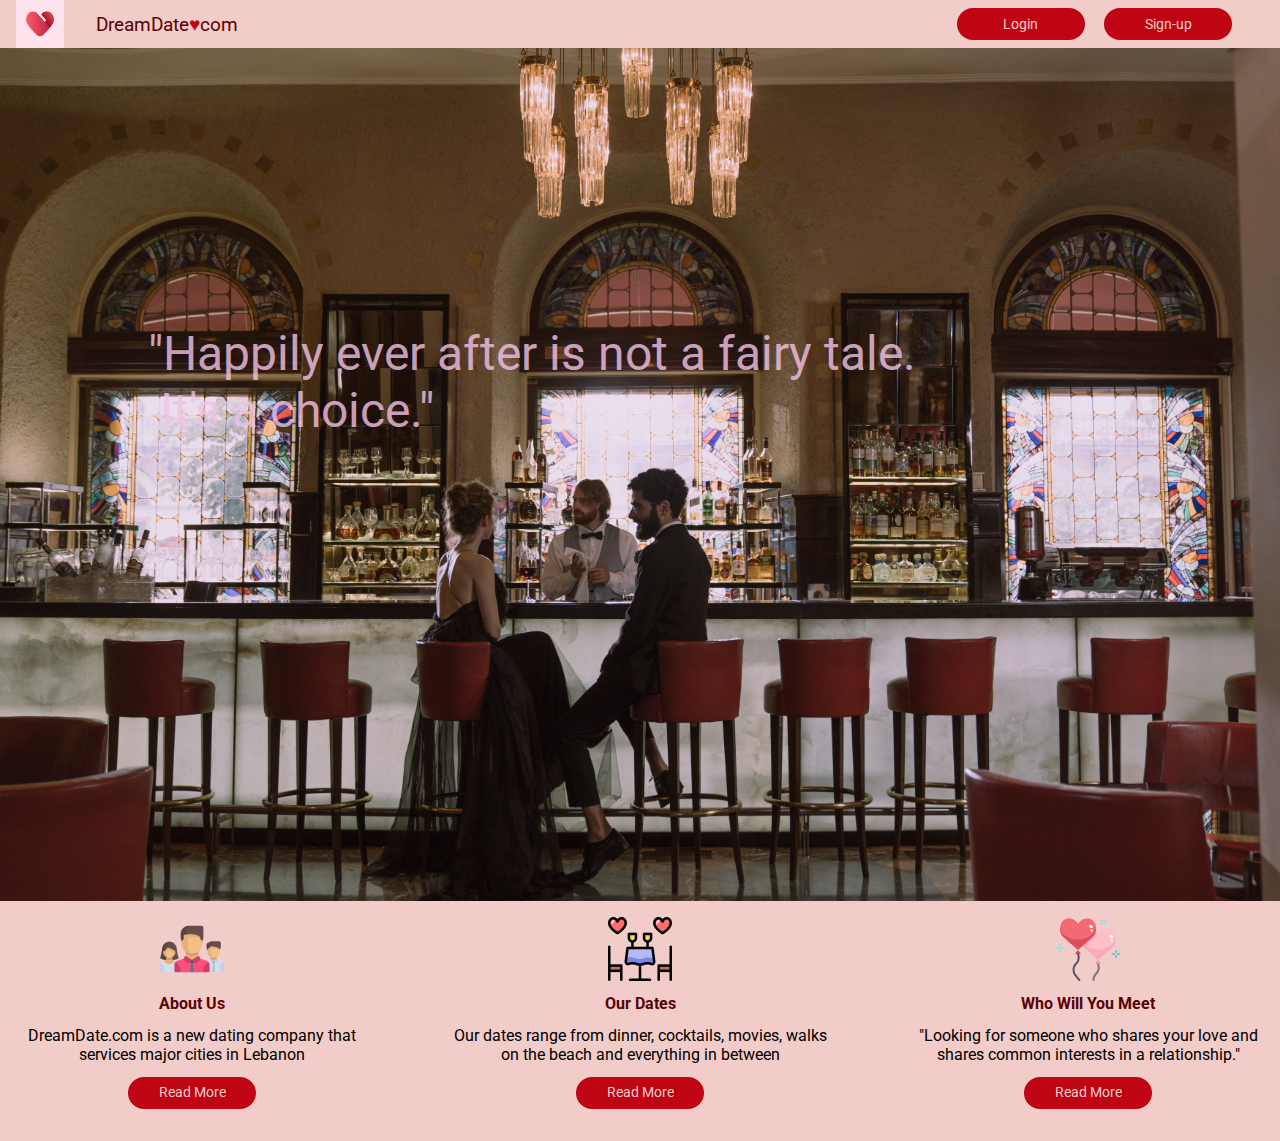
<file: front-end/index.html>
<!DOCTYPE html>
<html lang="en">

<head>
  <meta charset="UTF-8">
  <meta http-equiv="X-UA-Compatible" content="IE=edge">
  <meta name="viewport" content="width=device-width, initial-scale=1.0">
  <link rel="preconnect" href="https://fonts.googleapis.com">
  <link rel="preconnect" href="https://fonts.gstatic.com" crossorigin>
  <link href="https://fonts.googleapis.com/css2?family=Open+Sans:wght@400;600&family=Roboto&display=swap"
    rel="stylesheet">
  <link rel="stylesheet" href="./style/landing_page.css">
  <title>Home</title>
</head>

<body>
  <div class="navbar">
    <div class="website_name">
      <img id="logo" src="images/logo.svg">
      <p id="link">DreamDate<span>&hearts;</span>com</p>
    </div>
    <div class="logbuttons">
      <button id="login"><a id="login_link" href="./pages/login.html">Login</a></button>
      <button id="sign-up"><a id="signup_link" href="./pages/signup.html">Sign-up</a></button>
    </div>
  </div>
  <div id="container">
    <p class="quote">"Happily ever after is not a fairy tale.<br />&nbsp;It's a choice."</p>
    <img class="main_image" src="images/main2.jpg">
  </div>
  <div class="lower_content">
    <div class="lower">
      <img class="icons" src="images/team.png">
      <p class="title">About Us</p>
      <p class="description">DreamDate.com is a new dating company that services major cities in Lebanon</p>
      <button class="read_more">Read More</button>
    </div>
    <div class="lower">
      <img class="icons" src="images/dating.png">
      <p class="title">Our Dates</p>
      <p class="description">Our dates range from dinner, cocktails, movies, walks on the beach and everything in
        between</p>
      <button class="read_more">Read More</button>
    </div>
    <div class="lower">
      <img class="icons" src="images/balloon.png">
      <p class="title">Who Will You Meet</p>
      <p class="description">"Looking for someone who shares your love and shares common interests in a
        relationship."</p>
      <button class="read_more">Read More</button>
    </div>
  </div>
</body>

</html>
</file>
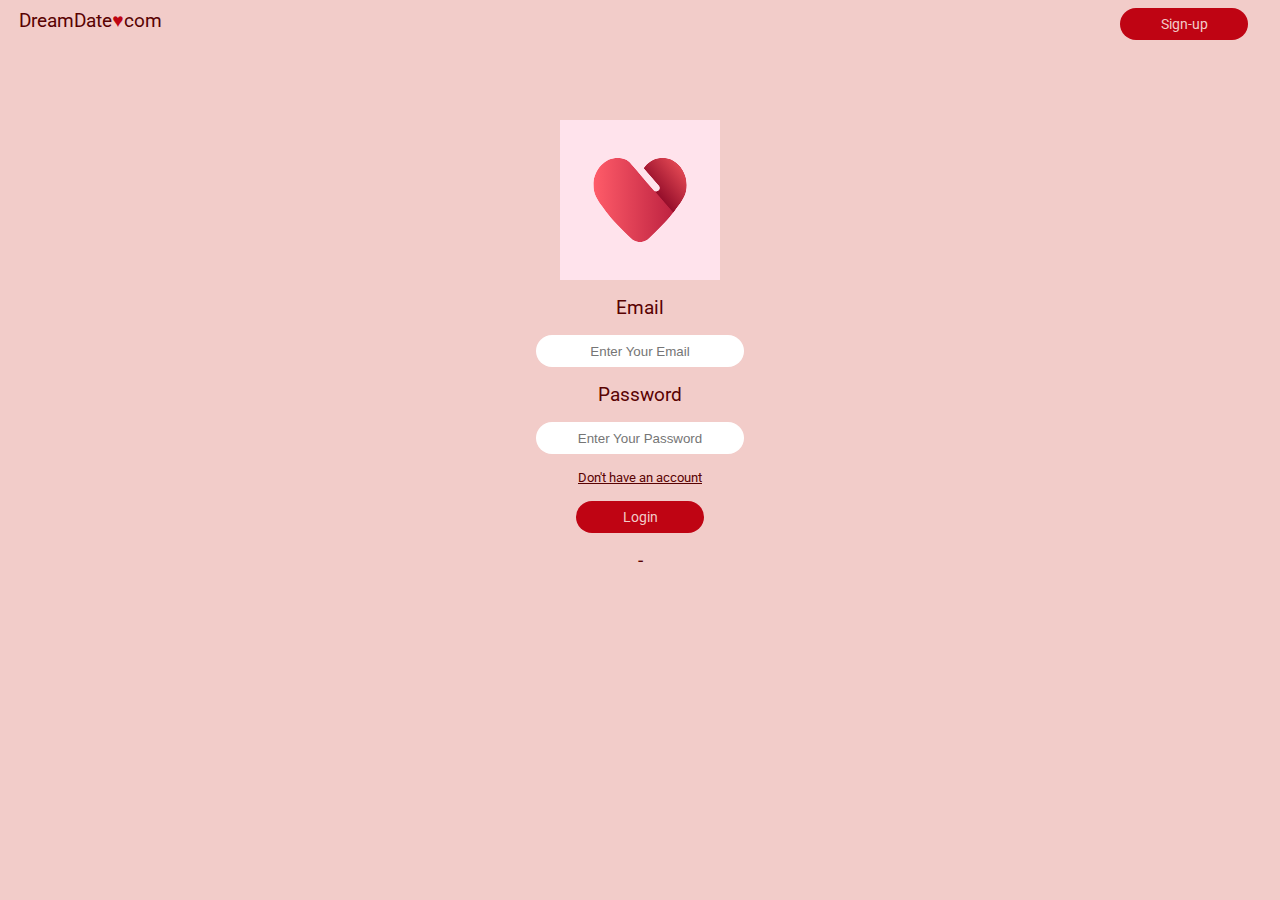
<file: front-end/pages/login.html>
<!DOCTYPE html>
<html lang="en">

<head>
  <meta charset="UTF-8">
  <meta http-equiv="X-UA-Compatible" content="IE=edge">
  <meta name="viewport" content="width=device-width, initial-scale=1.0">
  <link rel="preconnect" href="https://fonts.googleapis.com">
  <link rel="preconnect" href="https://fonts.gstatic.com" crossorigin>
  <link href="https://fonts.googleapis.com/css2?family=Open+Sans:wght@400;600&family=Roboto&display=swap"
    rel="stylesheet">
  <link rel="stylesheet" href="../style/login.css">
  <title>Login</title>
</head>

<body>
  <div class="navbar">
    <div class="website_name">
      <a id="link" href="/front-end/index.html">DreamDate<span>&hearts;</span>com</a>
    </div>
    <div class="logbuttons">
      <button id="sign_up"><a id="signup_link" href="signup.html">Sign-up</a></button>
    </div>
  </div>
  <div class="cred">
    <img id="logo" src="../images/logo.svg">
    <p id="email_title">Email</p>
    <input id="email" type="text" placeholder="Enter Your Email">
    <p id="pass_title">Password</p>
    <input id="password" type="password" placeholder="Enter Your Password">
    <a id="new_account" href="signup.html">Don't have an account</a>
    <button id="log" onclick="link_pages.loadFor('login')">Login</button>
    <p id="resp">-</p>
  </div>
  <script src="../javascript/axios.min.js"></script>
  <script src="../javascript/link.js"></script>

</body>

</html>
</file>
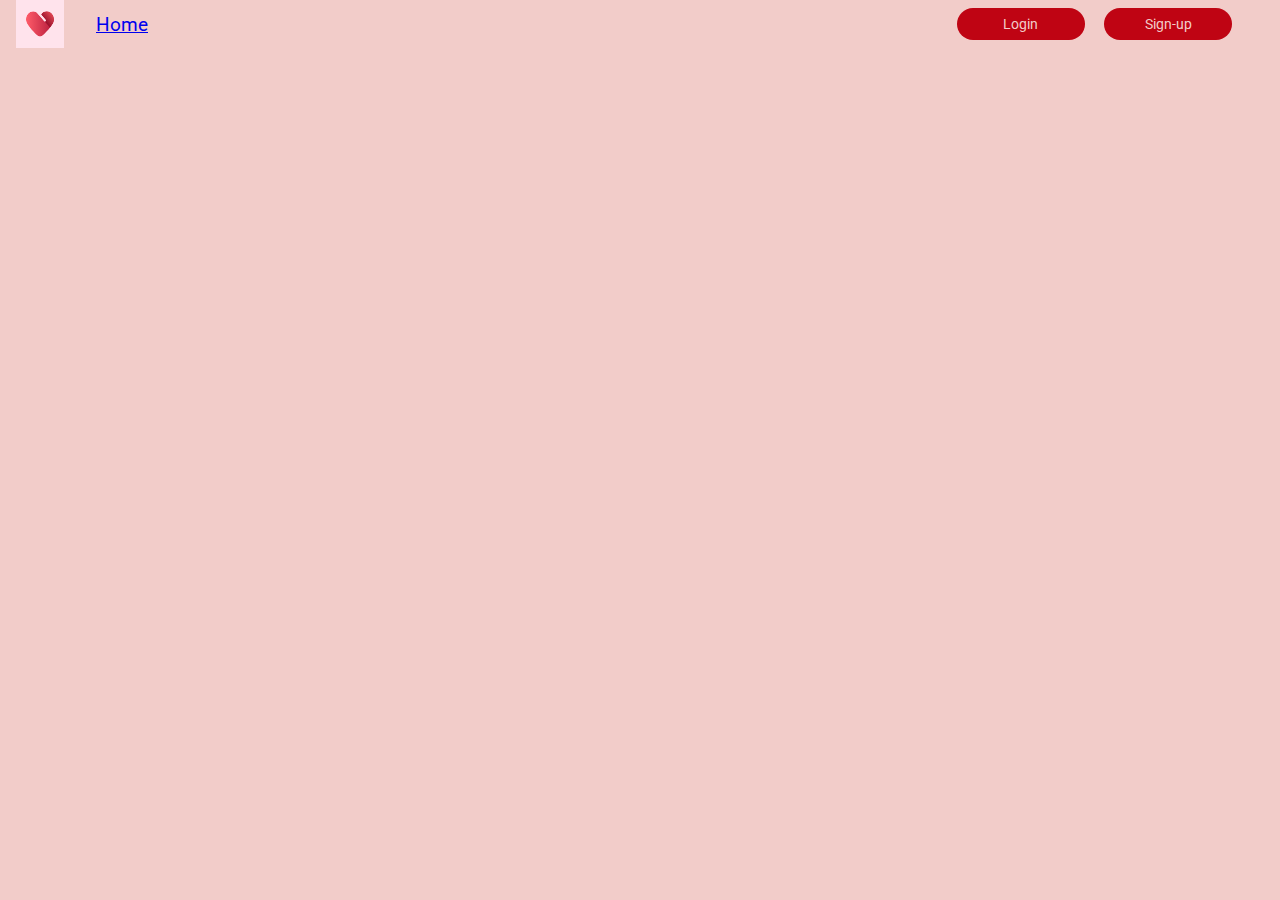
<file: front-end/pages/readmore.html>
<!DOCTYPE html>
<html lang="en">
<head>
  <meta charset="UTF-8">
  <meta http-equiv="X-UA-Compatible" content="IE=edge">
  <meta name="viewport" content="width=device-width, initial-scale=1.0">
  <link rel="preconnect" href="https://fonts.googleapis.com">
  <link rel="preconnect" href="https://fonts.gstatic.com" crossorigin>
  <link href="https://fonts.googleapis.com/css2?family=Open+Sans:wght@400;600&family=Roboto&display=swap"
    rel="stylesheet">
  <link rel="stylesheet" href="../style/landing_page.css">
  <title>Read More</title>
</head>
<body>
  <div class="navbar">
    <div class="website_name">
      <img id="logo" src="../images/logo.svg">
      <a id="link" href="/front-end/index.html">Home</a>
    </div>
    <div class="logbuttons">
      <button id="login" onclick="testing()">Login</button>
      <button id="sign-up">Sign-up</button>
    </div>
  </div>
  <script href="../javascript/link.js"></script>
  <script href="../javascript/axios.min.js"></script>
</body>
</html>
</file>
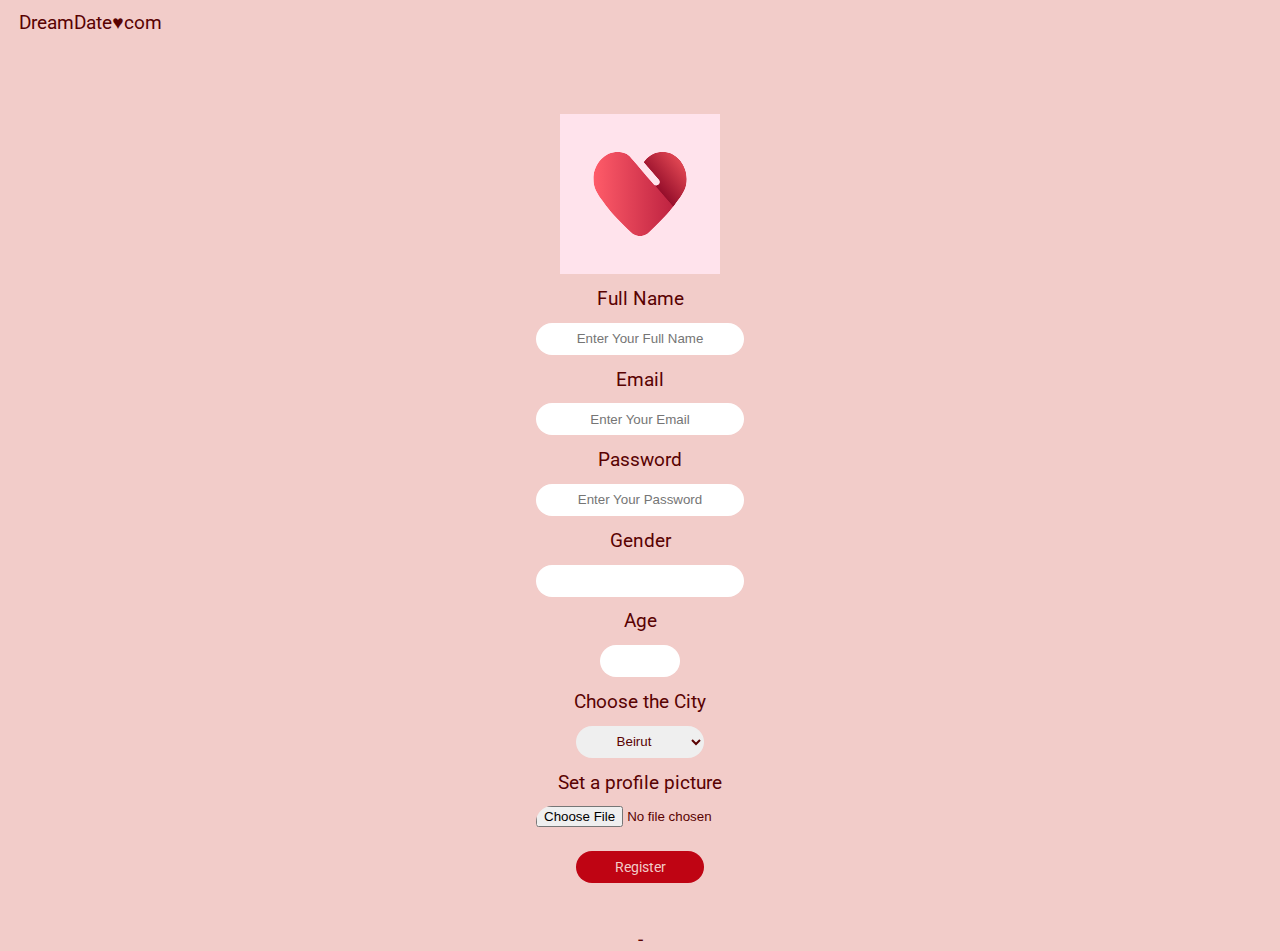
<file: front-end/pages/signup.html>
<!DOCTYPE html>
<html lang="en">

<head>
  <meta charset="UTF-8">
  <meta http-equiv="X-UA-Compatible" content="IE=edge">
  <meta name="viewport" content="width=device-width, initial-scale=1.0">
  <link rel="preconnect" href="https://fonts.googleapis.com">
  <link rel="preconnect" href="https://fonts.gstatic.com" crossorigin>
  <link href="https://fonts.googleapis.com/css2?family=Open+Sans:wght@400;600&family=Roboto&display=swap"
    rel="stylesheet">
  <link rel="stylesheet" href="../style/signup.css">
  <title>Sign-up</title>
</head>

<body>
  <div class="navbar">
    <div class="website_name">
      <a id="link" href="/front-end/index.html">DreamDate<span>&hearts;</span>com</a>
    </div>
  </div>
  <div class="cred">
    <img id="logo" src="../images/logo.svg">
    <p>Full Name</p>
    <input id="user_name" type="text" placeholder="Enter Your Full Name">
    <p>Email</p>
    <input id="user_email" type="text" placeholder="Enter Your Email">
    <p>Password</p>
    <input id="user_password" type="text" placeholder="Enter Your Password">
    <p>Gender</p>
    <input id="gender" type="text">
    <p>Age</p>
    <input id="user_age" type="number">
    <label for="City">Choose the City</label>
    <select id="city" name="city">
      <option id="bei" value="beirut">Beirut</option>
      <option id="byb" value="byblos">Byblos</option>
      <option id="tyr" value="tyre">Tyre</option>
      <option id="trip" value="tripoli">Tripoli</option>
    </select>
    <p>Set a profile picture</p>
    <input id="user_pic" type="file">
    <button id="validate_info" onclick="link_pages.loadFor('signup')">Register</button>
    <p id="resp">-</p>
  </div>
  <script src="../javascript/axios.min.js"></script>
  <script src="../javascript/link.js"></script>
</body>

</html>
</file>
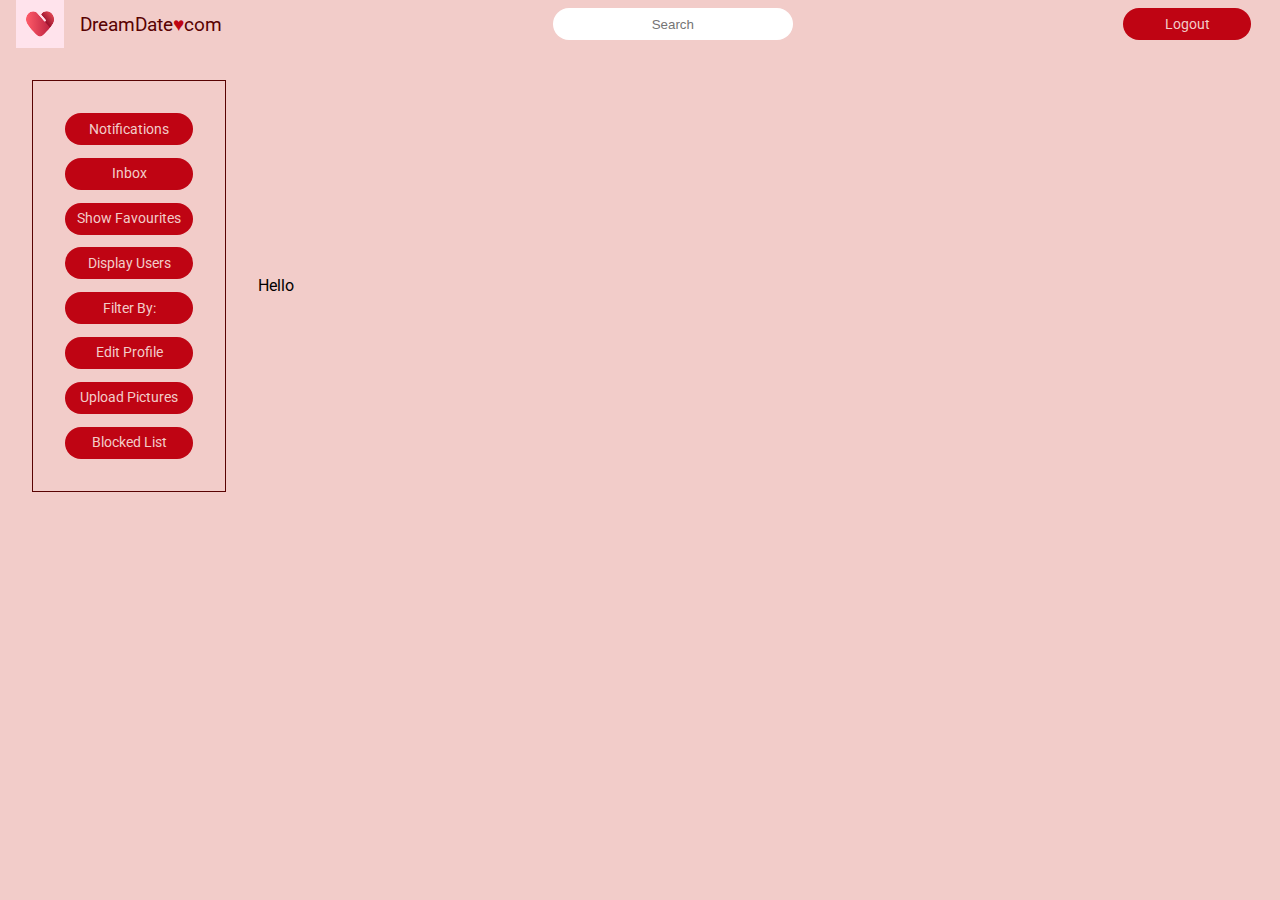
<file: front-end/pages/user.html>
<!DOCTYPE html>
<html lang="en">
<head>
  <meta charset="UTF-8">
  <meta http-equiv="X-UA-Compatible" content="IE=edge">
  <meta name="viewport" content="width=device-width, initial-scale=1.0">
  <title>Profile</title>
  <link rel="preconnect" href="https://fonts.googleapis.com">
  <link rel="preconnect" href="https://fonts.gstatic.com" crossorigin>
  <link href="https://fonts.googleapis.com/css2?family=Open+Sans:wght@400;600&family=Roboto&display=swap"
    rel="stylesheet">
  <link rel="stylesheet" href="../style/user.css">
</head>
<body>
  <div class="navbar">
    <div class="website_name">
      <img id="logo" src="../images/logo.svg">
      <p id="link">DreamDate<span>&hearts;</span>com</p>
    </div>
    <div class="search">
      <input id="search" type="text" placeholder="Search">
    </div>
    <div class="logbuttons">
      <button id="logout"><a id="logout_link" href="../index.html">Logout</a></button>
    </div>
  </div>
  <div class="container">
    <div class="leftbar">
      <button id="notification">Notifications</button>
      <button id="inbox">Inbox</button>
      <button id="show_fav">Show Favourites</button>
      <button id="display_users">Display Users</button>
      <button id="filter_by">Filter By:</button>
      <button id="edit_profile">Edit Profile</button>
      <button id="upload_pics">Upload Pictures</button>
      <button id="show_blocks">Blocked List</button>
    </div>
    <div>
      <div class="right">
        <p id="content">Hello</p>
      </div>
    </div>
  </div>
</body>
</html>
</file>
<file: front-end/style/landing_page.css>
* {
  margin: 0;
  padding: 0;
  border: 0;
  box-sizing: border-box;
}

body {
  font-family: 'Roboto';
  background-color: #F2CCC9;
}

/* header */
.navbar {
  display: flex;
  width: 100%;
  justify-content: space-between;
  align-items: center;
  color: #590202;
}


/* right side of navbar*/
.website_name {
  display: flex;
  gap: 2rem;
  margin-left: 1rem;
}

#link {
  margin: auto;
  font-size: 1.2rem;
}

#logo {
  height: 3rem;
}

span {
  color: #BF0413;
}

/* left side navbar*/
.logbuttons {
  display: flex;
  gap: 1.2rem;
  margin-right: 3rem;
}


button {
  font-family: 'Roboto';
  background-color: #BF0413;
  color: #F2CCC9;
  border-radius: 1rem;
  width: 8rem;
  height: 2rem;
  font-size: 0.9rem;
}

button:hover {
  font-family: 'Roboto';
  background-color: #BF0413;
  color: #F2CCC9;
  border-radius: 0.8rem;
  width: 8rem;
  height: 2rem;
  font-size: 1rem;
  cursor: pointer;
  transition: 0.2s;
  font-weight: bold;
}


/* container */

.quote {
  position: absolute;
  top: 35%;
  left: 10%;
  font-size: 3rem;
  color: #F2C2E5;
  padding: 10px 20px;
  opacity: 0.8;
  align-items: center;
}

.main_image {
  display: block;
  max-width: 100%;
  height: auto;
}

/* lower content */
.lower_content {
  display: flex;
  gap: 1rem;
  justify-content: space-between;
  text-align: center;
  margin-bottom: 2rem;
}

.lower {
  display: flex;
  flex-direction: column;
  gap: 0.8rem;
  align-items: center;
  margin-top: 1rem;
  width: 30%;
}

.icons {
  height: 4rem;
}

.title {
  color: #590202;
  font-weight: bold;
  font-size: 1rem;
}

#login_link,#signup_link{
  color: #F2CCC9;
}

a#login_link,a#signup_link{
  text-decoration: none;
}


@media screen and (max-width: 600px) {
  div.lower_content {
    display: flex;
    flex-direction: column;
    gap: 0.5rem;
    justify-content: space-between;
    text-align: center;
    margin-bottom: 1rem;
    align-items: center;
  }
}

@media screen and (max-width: 600px) {
  p.quote {
    text-align: center;
    font-size: 1.5rem;
    margin-bottom: 1rem;
    align-items: center;
    top: 10%;
    left: 5%;
    opacity: 0.6;
    color:#590202;
    background-color:#F2C2E5;
    margin-top: 2rem;
  }
}

@media screen and (max-width: 600px) {
  div.logbuttons {
    display: flex;
    flex-direction: column;
    gap: 0.2rem;
  }
}









Color Theme Swatches in Hex .Side-view-of-handsome-guy-with-phone-matching-with-redhead-girl-in-dating-app-1-hex {
  color: #F21B2D;
}

.Side-view-of-handsome-guy-with-phone-matching-with-redhead-girl-in-dating-app-2-hex {
  color: #F2C2E5;
}

.Side-view-of-handsome-guy-with-phone-matching-with-redhead-girl-in-dating-app-3-hex {
  color: #D9A282;
}

.Side-view-of-handsome-guy-with-phone-matching-with-redhead-girl-in-dating-app-4-hex {
  color: #733F2C;
}

.Side-view-of-handsome-guy-with-phone-matching-with-redhead-girl-in-dating-app-5-hex {
  color: #F2CCC9;
}
</file>
<file: front-end/style/login.css>
* {
  margin: 0;
  padding: 0;
  border: 0;
  box-sizing: border-box;
}

body {
  font-family: 'Roboto';
  background-color: #F2CCC9;
  color: #590202;
}

/* header */
.navbar {
  display: flex;
  width: 100%;
  justify-content: space-between;
  align-items: center;
  color: #590202;
}


/* right side of navbar*/
.website_name {
  display: flex;
  gap: 2rem;
  margin-left: 1.2rem;
}

#link {
  margin: auto;
  font-size: 1.2rem;
}

span {
  color: #BF0413;
}

/* left side navbar*/
.logbuttons {
  display: flex;
  gap: 1.2rem;
  margin-right: 2rem;
  margin-top: 0.5rem;
}


button {
  font-family: 'Roboto';
  background-color: #BF0413;
  color: #F2CCC9;
  border-radius: 1rem;
  width: 8rem;
  height: 2rem;
  font-size: 0.9rem;
}

button:hover {
  font-family: 'Roboto';
  background-color: #BF0413;
  color: #F2CCC9;
  border-radius: 0.8rem;
  width: 8rem;
  height: 2rem;
  font-size: 1rem;
  cursor: pointer;
  transition: 0.2s;
  font-weight: bold;
}


/* login info */

.cred{
  display: flex;
  flex-direction: column;
  text-align: center;
  align-items: center;
  gap: 1rem;
  margin-top: 5rem;
  font-size: 1.2rem;
}

#logo{
  height: 10rem;
}

input{
  height: 2rem;
  width: 13rem;
  text-align: center;
  border-radius: 1rem;
}

input:focus{
  outline-color: #590202;
}

input:focus::placeholder {
  color: transparent;
}

#new_account{
  font-size: 0.8rem;
  color: #590202;
}

#link{
  color: #590202;
}

a#link,#signup_link{
  text-decoration: none;
}

#signup_link{
 color: #F2CCC9;
}
</file>
<file: front-end/style/signup.css>
* {
  margin: 0;
  padding: 0;
  border: 0;
  box-sizing: border-box;
}

body {
  font-family: 'Roboto';
  background-color: #F2CCC9;
  color: #590202;
}

#link {
  margin-left: 1.2rem;
  margin-top: 2rem;
  font-size: 1.2rem;
  color: #590202;
}

a#link{
  text-decoration: none;
}

.website_name{
  padding-top: 0.7rem;
}

.cred {
  display: flex;
  flex-direction: column;
  text-align: center;
  align-items: center;
  gap: 0.8rem;
  margin-top: 5rem;
  font-size: 1.2rem;
}

#logo {
  height: 10rem;
}

input {
  height: 2rem;
  width: 13rem;
  text-align: center;
  border-radius: 1rem;
}

input:focus {
  outline-color: #590202;
}

input:focus::placeholder {
  color: transparent;
}

#user_age {
  width: 5rem;
}

#mgender,#fgender{
  width: 3rem;
  height: 1rem;
  margin-top: 1rem;
}

#city{
  width: 8rem;
  height: 2rem;
  border-radius: 1rem;
  text-align: center;
  color: #590202;
}

#city:focus{
  outline-color: #590202;
}

button {
  font-family: 'Roboto';
  background-color: #BF0413;
  color: #F2CCC9;
  border-radius: 1rem;
  width: 8rem;
  height: 2rem;
  font-size: 0.9rem;
  margin-bottom: 2rem;
}

button:hover {
  font-family: 'Roboto';
  background-color: #BF0413;
  color: #F2CCC9;
  border-radius: 0.8rem;
  width: 8rem;
  height: 2rem;
  font-size: 1rem;
  cursor: pointer;
  transition: 0.2s;
  font-weight: bold;
}
</file>
<file: front-end/style/user.css>
* {
  margin: 0;
  padding: 0;
  border: 0;
  box-sizing: border-box;
}

body {
  font-family: 'Roboto';
  background-color: #F2CCC9;
}

/* header */
.navbar {
  display: flex;
  width: 100%;
  justify-content: space-between;
  align-items: center;
  color: #590202;
}

.search{
  align-items: center;
  text-align: center;
}

#search{
  height: 2rem;
  width: 15rem;
  text-align: center;
  border-radius: 1rem;
}

input#search:focus{
  outline-color: #590202;
}

input#search:focus::placeholder{
  color: transparent;
}

#logout_link{
  color: #F2CCC9;
}

a#logout_link{
  text-decoration: none;
}



/* right side of navbar*/
.website_name {
  display: flex;
  gap: 1rem;
  margin-left: 1rem;
}

#link {
  margin: auto;
  font-size: 1.2rem;
}

#logo {
  height: 3rem;
}

span {
  color: #BF0413;
}

/* left side navbar*/
.logbuttons {
  display: flex;
  gap: 1.2rem;
  margin-right: 1.8rem;
}


button {
  font-family: 'Roboto';
  background-color: #BF0413;
  color: #F2CCC9;
  border-radius: 1rem;
  width: 8rem;
  height: 2rem;
  font-size: 0.9rem;
}

button:hover {
  font-family: 'Roboto';
  background-color: #BF0413;
  color: #F2CCC9;
  border-radius: 0.8rem;
  width: 8rem;
  height: 2rem;
  font-size: 1rem;
  cursor: pointer;
  transition: 0.2s;
  font-weight: bold;
}

.container{
  display: flex;
  flex-direction: row;
  align-items: center;
  text-align: center;
  /* justify-content: inherit; */
}
.leftbar{
  display: flex;
  flex-direction: column;
  gap: 0.8rem;
  border: 1px solid #590202;
  padding: 2rem 2rem;
  /* height: 100%; */
  margin-left: 2rem;
  margin-top: 2rem;
}

.right{
  display: flex;
  flex-direction: column;
  gap: 0.5rem;
  padding: 2rem 2rem;
  height: 100%;
  margin-right: 2rem;
  margin-top: 2rem;
}
</file>
